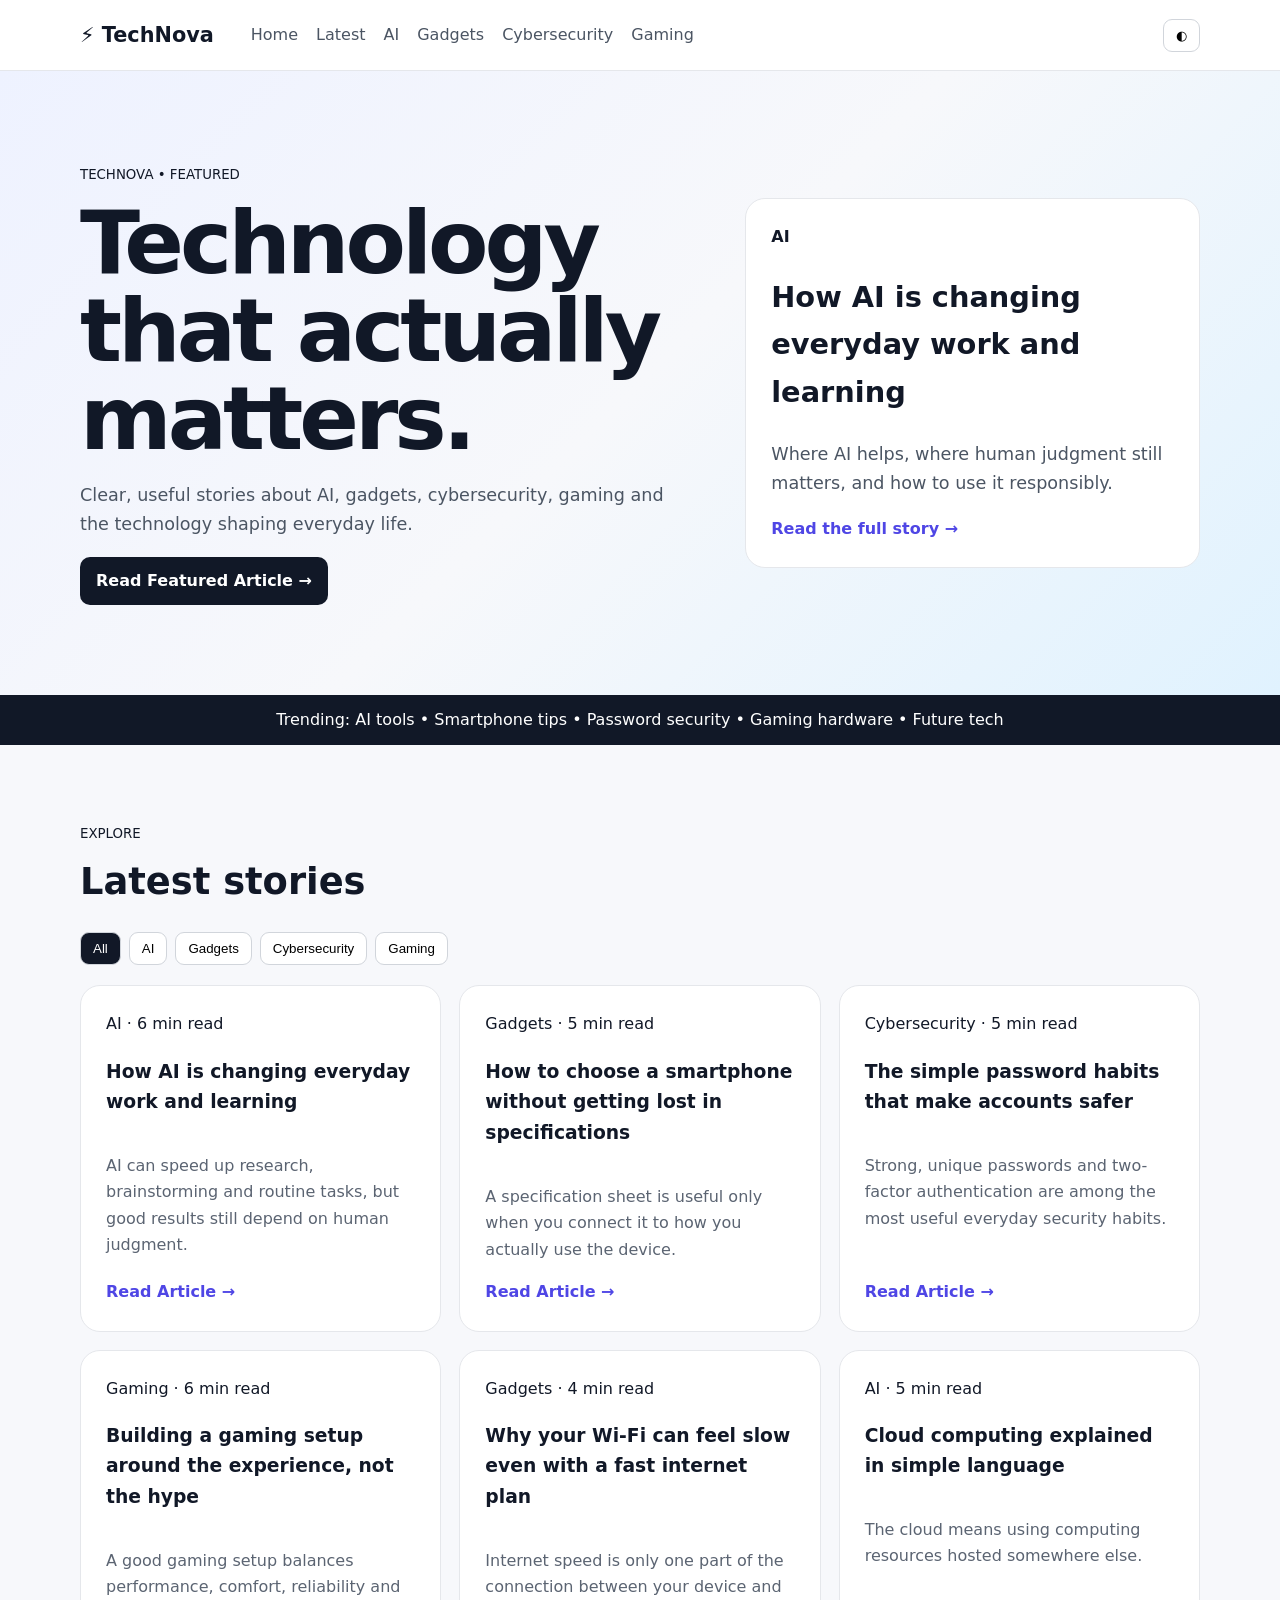
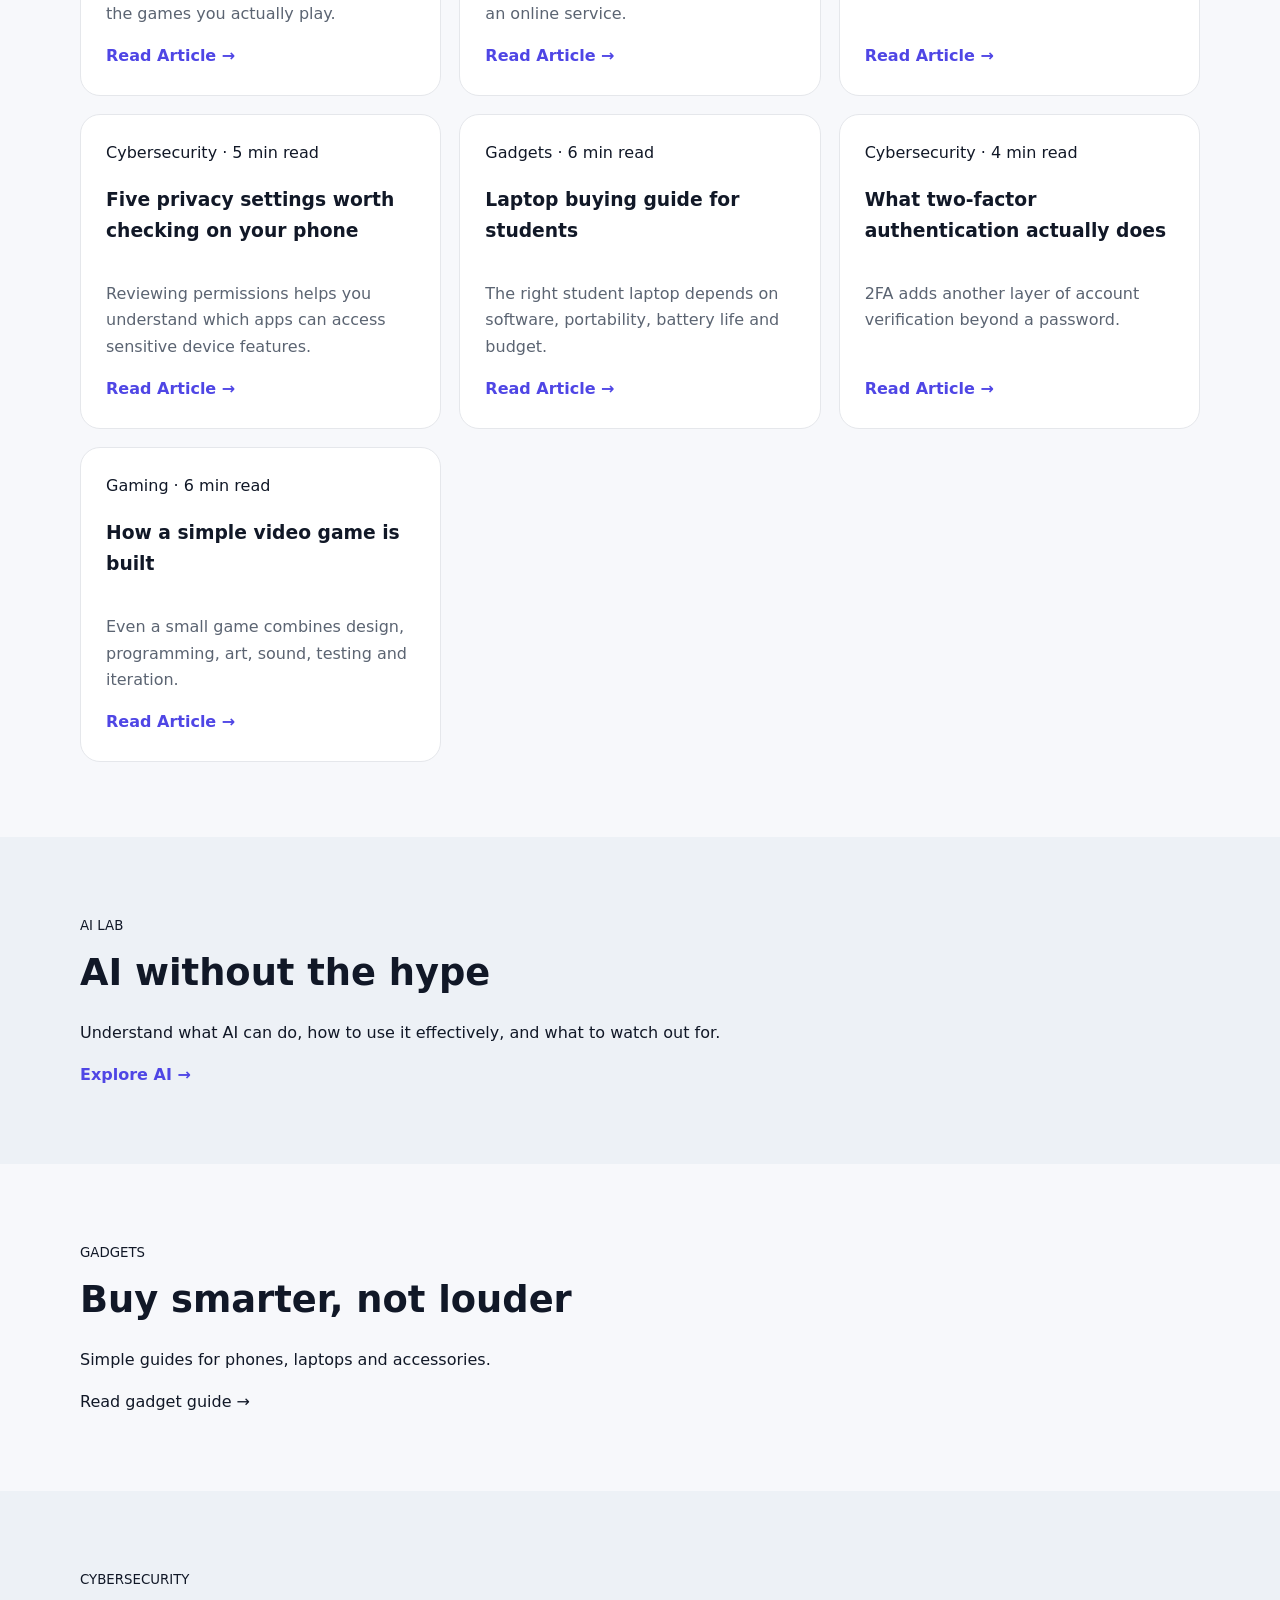
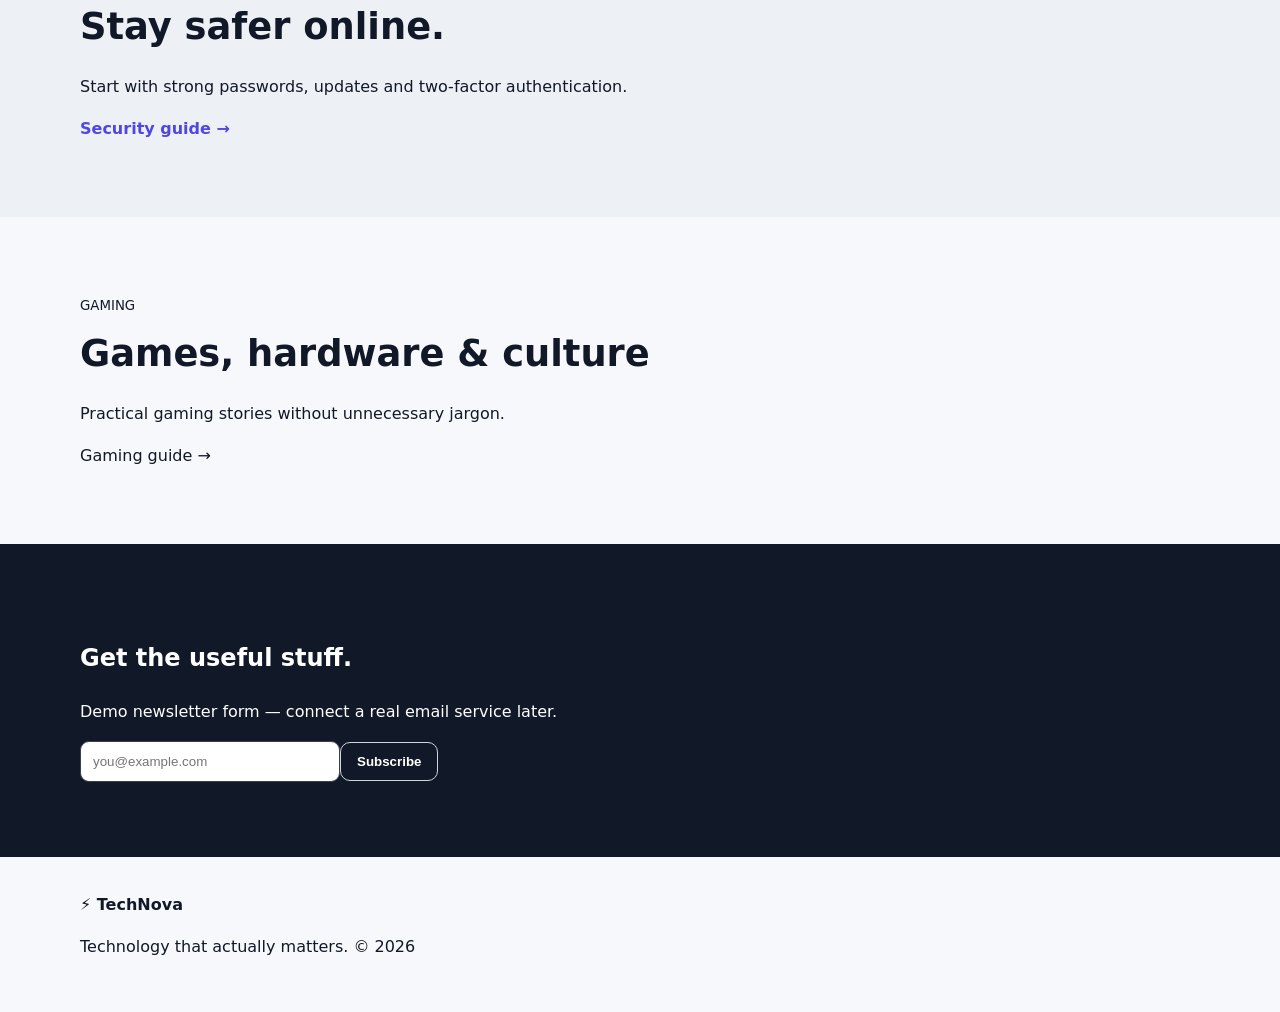
<file: index.html>
<!doctype html><html lang="en"><head><meta charset="utf-8"><meta name="viewport" content="width=device-width,initial-scale=1"><meta name="description" content="TechNova technology stories"><title>TechNova — Technology That Actually Matters</title><link rel="stylesheet" href="style.css"></head><body>
<header><div class="nav"><a class="logo" href="index.html">⚡ TechNova</a><button id="menu">☰</button><nav id="nav"><a href="index.html">Home</a><a href="#latest">Latest</a><a href="#ai">AI</a><a href="#gadgets">Gadgets</a><a href="#cyber">Cybersecurity</a><a href="#gaming">Gaming</a></nav><button id="theme">◐</button></div></header>
<div id="searchBox"><input id="search" placeholder="Search TechNova articles..."><div id="results"></div></div>
<section class="hero"><div class="wrap heroGrid"><div><small>TECHNOVA • FEATURED</small><h1>Technology that actually matters.</h1><p>Clear, useful stories about AI, gadgets, cybersecurity, gaming and the technology shaping everyday life.</p><a class="btn" href="article.html?id=ai-everyday">Read Featured Article →</a></div><div class="feature"><b>AI</b><h2>How AI is changing everyday work and learning</h2><p>Where AI helps, where human judgment still matters, and how to use it responsibly.</p><a href="article.html?id=ai-everyday">Read the full story →</a></div></div></section>
<div class="ticker">Trending: AI tools • Smartphone tips • Password security • Gaming hardware • Future tech</div>
<section class="section" id="latest"><div class="wrap"><small>EXPLORE</small><h2>Latest stories</h2><div class="filters"><button class="active" data-f="All">All</button><button data-f="AI">AI</button><button data-f="Gadgets">Gadgets</button><button data-f="Cybersecurity">Cybersecurity</button><button data-f="Gaming">Gaming</button></div><div class="grid" id="grid"></div></div></section>
<section class="band" id="ai"><div class="wrap"><small>AI LAB</small><h2>AI without the hype</h2><p>Understand what AI can do, how to use it effectively, and what to watch out for.</p><a href="article.html?id=ai-everyday">Explore AI →</a></div></section>
<section class="section" id="gadgets"><div class="wrap"><small>GADGETS</small><h2>Buy smarter, not louder</h2><p>Simple guides for phones, laptops and accessories.</p><a href="article.html?id=phone-buying">Read gadget guide →</a></div></section>
<section class="band" id="cyber"><div class="wrap"><small>CYBERSECURITY</small><h2>Stay safer online.</h2><p>Start with strong passwords, updates and two-factor authentication.</p><a href="article.html?id=password-security">Security guide →</a></div></section>
<section class="section" id="gaming"><div class="wrap"><small>GAMING</small><h2>Games, hardware & culture</h2><p>Practical gaming stories without unnecessary jargon.</p><a href="article.html?id=gaming-setup">Gaming guide →</a></div></section>
<section class="newsletter"><div class="wrap"><h2>Get the useful stuff.</h2><p>Demo newsletter form — connect a real email service later.</p><form id="form"><input type="email" required placeholder="you@example.com"><button class="btn">Subscribe</button></form></div></section>
<footer><div class="wrap"><b>⚡ TechNova</b><p>Technology that actually matters. © 2026</p></div></footer><script src="articles.js"></script><script src="script.js"></script></body></html>
</file>
<file: style.css>
*{box-sizing:border-box}body{margin:0;font:16px/1.65 system-ui,sans-serif;background:#f7f8fb;color:#111827}a{text-decoration:none;color:inherit}.wrap{width:min(1120px,92%);margin:auto}header{position:sticky;top:0;z-index:10;background:#ffffffee;backdrop-filter:blur(12px);border-bottom:1px solid #e5e7eb}.nav{min-height:70px;width:min(1120px,92%);margin:auto;display:flex;align-items:center;gap:22px}.logo{font-size:1.3rem;font-weight:900;margin-right:15px}nav{display:flex;gap:18px;flex:1}nav a{color:#4b5563}button{cursor:pointer;border:1px solid #d1d5db;background:#fff;border-radius:9px;padding:8px 12px}#menu{display:none}.hero{padding:90px 0;background:linear-gradient(135deg,#eef2ff,#f7f8fb,#e0f2fe)}.heroGrid{display:grid;grid-template-columns:1.15fr .85fr;gap:50px;align-items:center}.hero h1{font-size:clamp(3rem,7vw,5.5rem);line-height:1;letter-spacing:-4px;margin:12px 0}.hero p{font-size:1.1rem;color:#4b5563}.feature,.card{background:#fff;border:1px solid #e5e7eb;border-radius:20px;padding:25px}.feature h2{font-size:1.8rem}.feature a,.card a,.band a,.back{color:#4f46e5;font-weight:800}.btn{display:inline-block;background:#111827;color:white!important;padding:11px 16px;border-radius:10px;font-weight:800}.ticker{background:#111827;color:#fff;padding:12px;text-align:center}.section,.band,.newsletter{padding:75px 0}.band{background:#edf1f6}.section h2,.band h2{font-size:2.3rem;margin:5px 0 15px}.filters{display:flex;gap:8px;flex-wrap:wrap;margin:20px 0}.filters .active{background:#111827;color:#fff}.grid{display:grid;grid-template-columns:repeat(3,1fr);gap:18px}.card{min-height:270px;display:flex;flex-direction:column}.card p{color:#5b6472;flex:1}.newsletter{background:#111827;color:#fff}.newsletter input{padding:12px;border-radius:9px;border:1px solid #374151;min-width:260px}.article{padding:60px 0 90px}.narrow{max-width:820px}.back{display:inline-block;margin-bottom:35px}.article h1{font-size:clamp(2.5rem,6vw,4.7rem);line-height:1.05;letter-spacing:-2px}.meta{color:#6b7280}.lead{font-size:1.3rem;color:#4b5563;border-left:4px solid #6366f1;padding-left:18px;margin:35px 0 50px}.article section{margin:0 0 38px}.article section h2{font-size:1.6rem}.article section p{font-size:1.08rem;color:#374151}.tag{display:inline-block;background:#e0e7ff;color:#4338ca;padding:3px 9px;border-radius:99px;font-size:.75rem;font-weight:800}footer{padding:35px 0}.searchBox{display:none}#searchBox{display:none;padding:15px;border-bottom:1px solid #ddd}#searchBox input{width:100%;padding:12px;border:1px solid #ddd;border-radius:9px}#results a{display:block;padding:8px}.dark{background:#0b1020;color:#f3f4f6}.dark header{background:#0b1020ee;border-color:#263247}.dark nav a,.dark .hero p,.dark .card p,.dark .lead,.dark .article section p{color:#b7c0d0}.dark button,.dark .card,.dark .feature{background:#111827;color:#fff;border-color:#263247}.dark .hero{background:linear-gradient(135deg,#111a38,#0b1020)}.dark .band{background:#0e1526}.dark .ticker,.dark .newsletter{background:#050811}@media(max-width:800px){nav{display:none;position:absolute;top:70px;left:0;right:0;background:#fff;padding:20px;flex-direction:column}nav.open{display:flex}#menu{display:block;margin-left:auto}.heroGrid{grid-template-columns:1fr}.grid{grid-template-columns:1fr 1fr}}@media(max-width:560px){.grid{grid-template-columns:1fr}.hero{padding:60px 0}.hero h1{letter-spacing:-2px}.newsletter input{min-width:0;width:100%}}
</file>
